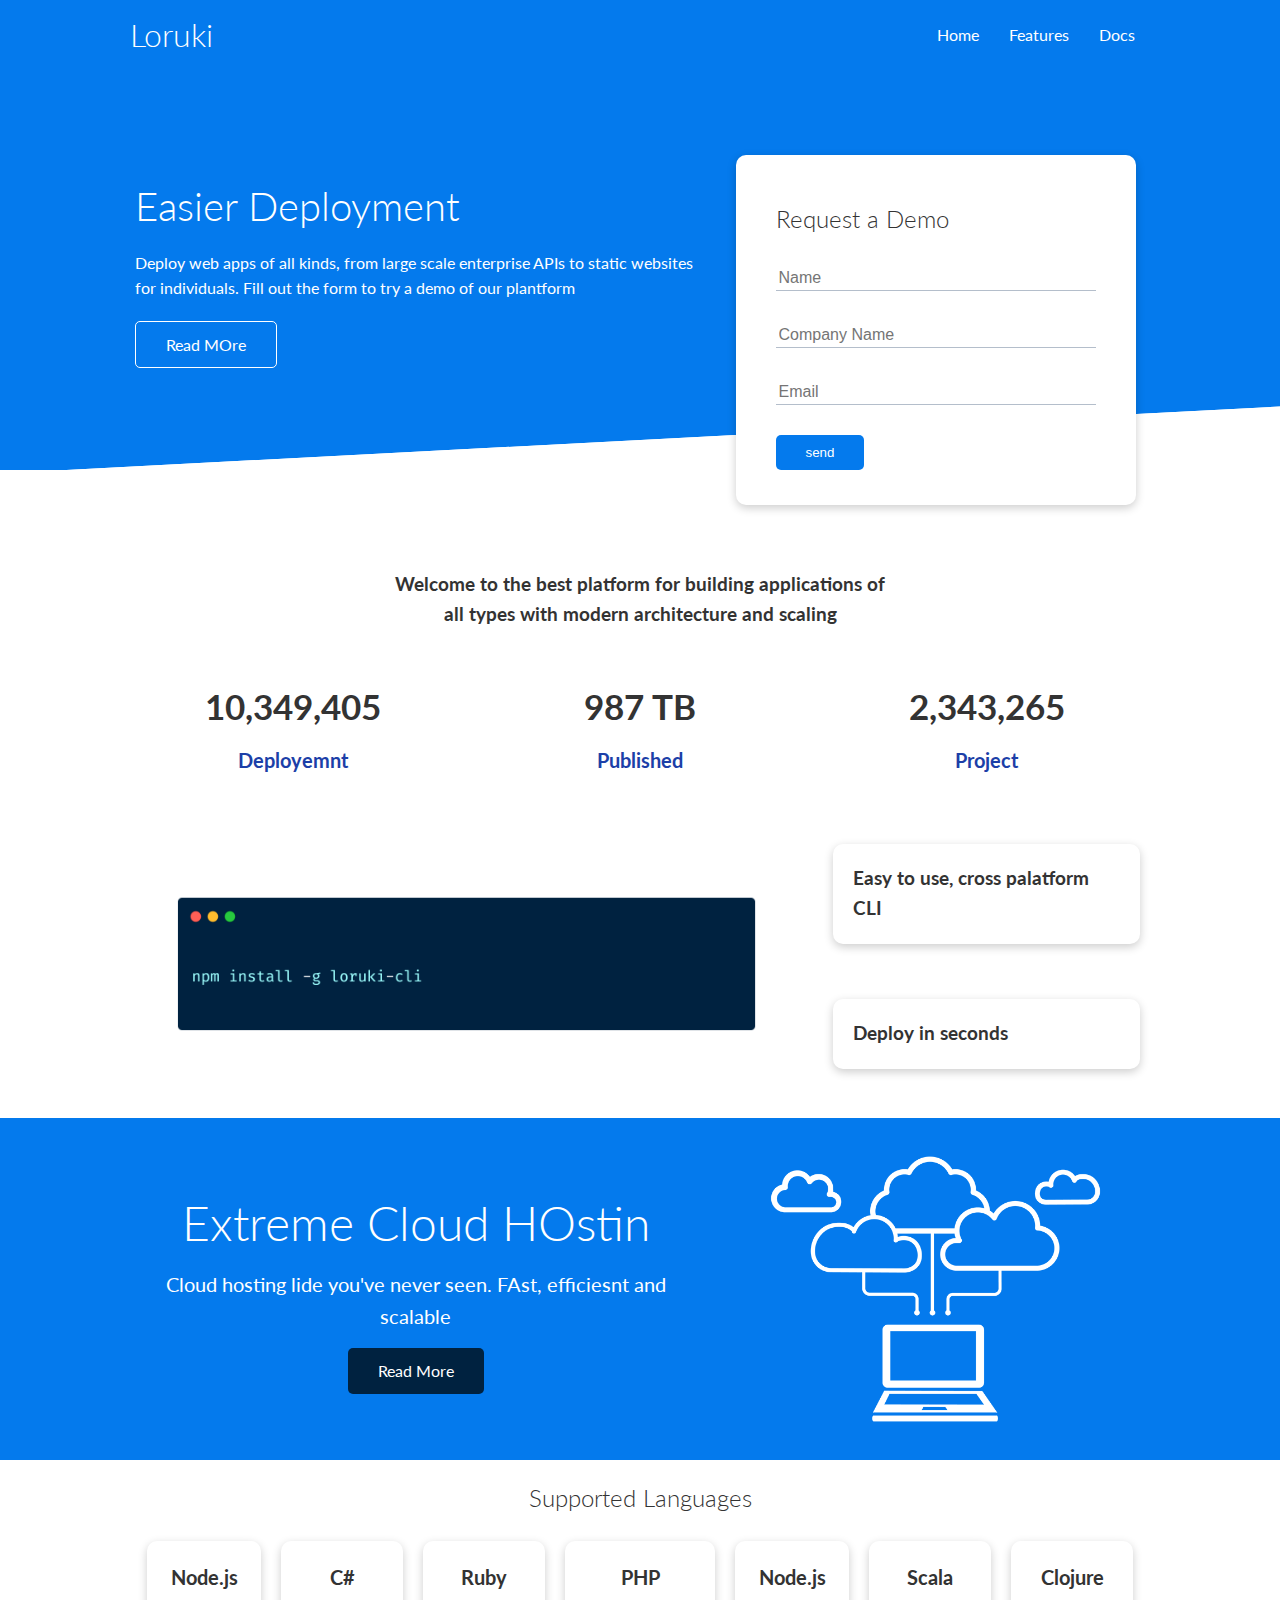
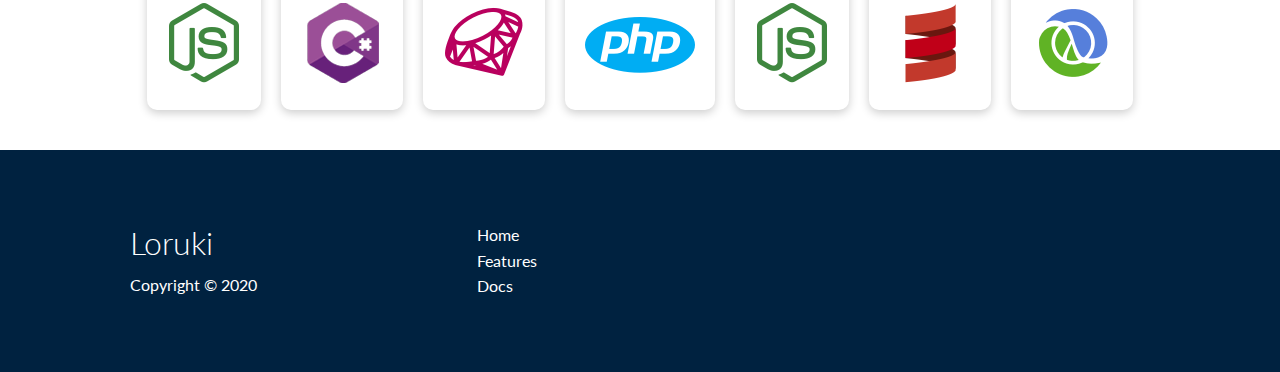
<file: index.html>
<!DOCTYPE html>
<html lang="en">
<head>
    <meta charset="UTF-8">
    <meta name="viewport" content="width=device-width, initial-scale=1.0">

    <!-- Font awesome -->
    <link rel="stylesheet" href="https://cdnjs.cloudflare.com/ajax/libs/font-awesome/6.2.1/css/all.min.css" integrity="sha512-MV7K8+y+gLIBoVD59lQIYicR65iaqukzvf/nwasF0nqhPay5w/9lJmVM2hMDcnK1OnMGCdVK+iQrJ7lzPJQd1w==" crossorigin="anonymous" referrerpolicy="no-referrer" />

    <!-- css -->
    <link rel="stylesheet" href="css/utilities.css">
    <link rel="stylesheet" href="css/style.css">

    <title>Loruki | Cloud hosting for everyone</title>
</head>
<body>
    <!-- Navbar -->
    <div class="navbar">
        <div class="container flex">
            <h1 class="logo">Loruki</h1>
            <nav>
                <ul>
                    <li><a href="index.html">Home</a></li>
                    <li><a href="features.html">Features</a></li>
                    <li><a href="docs.html">Docs</a></li>
                </ul>
            </nav>
        </div>
    </div>

    <!-- Showcase-->
    <section class="showcase">
        <div class="container grid">
            <div class="showcase-text">
                <h1>Easier Deployment</h1>
                <p>Deploy web apps of all kinds, from large scale enterprise APIs to static websites for individuals. Fill out the form to try a demo of our plantform</p>
                <a href="features.html" class="btn btn-outline">Read MOre</a>
            </div>
            <div class="showcase-form card">
                <h2>Request a Demo</h2>
                <form >
                    <div class="form-control">
                        <input type="text" name="name" placeholder="Name" required>
                    </div>
                    <div class="form-control">
                        <input type="text" name="company" placeholder="Company Name" required>
                    </div>
                    <div class="form-control">
                        <input type="email" name="email" placeholder="Email" required>
                    </div>
                    <input type="submit" value="send" class="btn btn-primary">
                </form> 
            </div>
        </div>
    </section>

    <!-- Stats-->
    <section class="stats">
        <div class="container">
            <h3 class="stats-heading text-center my-1">
                Welcome to the best platform for building applications of all types with modern architecture and scaling
            </h3>
           
           <div  class="grid grid-3 text-center my-4">
                <div>
                    <i class="fa-sharp fa-solid fa-server fa-3x"></i>
                    <h3>10,349,405</h3>
                    <p class="text-secondary">Deployemnt</p>
                </div>
                <div>
                    <i class="fa-sharp fa-solid fa-upload  fa-3x"></i>
                    <h3>987 TB</h3>
                    <p class="text-secondary">Published</p>
                </div>
                <div>
                    <i class="fa-sharp fa-solid fa-diagram-project fa-3x"></i>
                    <h3>2,343,265</h3>
                    <p class="text-secondary">Project</p>
                </div>
           </div>
        </div>
    </section>
    <!--Cli-->

    <section class="cli">
        <div class="container grid">
            <img src="images/cli.png" alt="">
            <div class="card">
                <h3>Easy to use, cross palatform CLI</h3>
            </div>
            <div class="card">
                <h3>Deploy in seconds</h3>
            </div>
        </div>
    </section>

     <!-- Cloud-->
     <section class="cloud bg-primary my-2 py-2">
        <div class="container grid">
            <div class="text-center">
                <h2 class="lg">Extreme Cloud HOstin</h2>
                <p class="lead my-1">Cloud hosting lide you've never seen. FAst, efficiesnt and scalable</p>
                <a href="features.html" class="btn btn-dark">Read More</a>
            </div>
            <img src="images/cloud.png" alt="">
        </div>
    </section>

    <!--Languages-->
    <section class="languages">
        <h2 class="md text-center myp2">
            Supported Languages
        </h2>
        <div class="container flex">
            <div class="card">
                <h4>Node.js</h4>
                <img src="images/logo/node.png" alt="">
            </div>
            <div class="card">
                <h4>C#</h4>
                <img src="images/logo/csharp.png" alt="">
            </div>
            <div class="card">
                <h4>Ruby</h4>
                <img src="images/logo/ruby.png" alt="">
            </div>
            <div class="card">
                <h4>PHP</h4>
                <img src="images/logo/php.png" alt="">
            </div>
            <div class="card">
                <h4>Node.js</h4>
                <img src="images/logo/node.png" alt="">
            </div>
            <div class="card">
                <h4>Scala</h4>
                <img src="images/logo/scala.png" alt="">
            </div>
            <div class="card">
                <h4>Clojure</h4>
                <img src="images/logo/clojure.png" alt="">
            </div>
        </div>
    </section>

    <!--Footer-->

    <footer class="footer bg-dark py-5">
        <div class="container grid grid-3">
            <div>
                <h1>Loruki</h1>
                <p>Copyright &copy; 2020</p>
            </div>
            
            <nav>
                <ul>
                    <li><a href="index.html">Home</a></li>
                    <li><a href="features.html">Features</a></li>
                    <li><a href="docs.html">Docs</a></li>
                </ul>
            </nav>
            <div class="social">
                <a href="#"><i class="fa-brands fa-github fa-2x"></i></a>
                <a href="#"><i class="fa-brands fa-facebook fa-2x"></i></a>
                <a href="#"><i class="fa-brands fa-instagram fa-2x"></i></a>
                <a href="#"><i class="fa-brands fa-twitter fa-2x"></i></a>
            </div>
        </div>
    </footer>

</body>
</html>
</file>
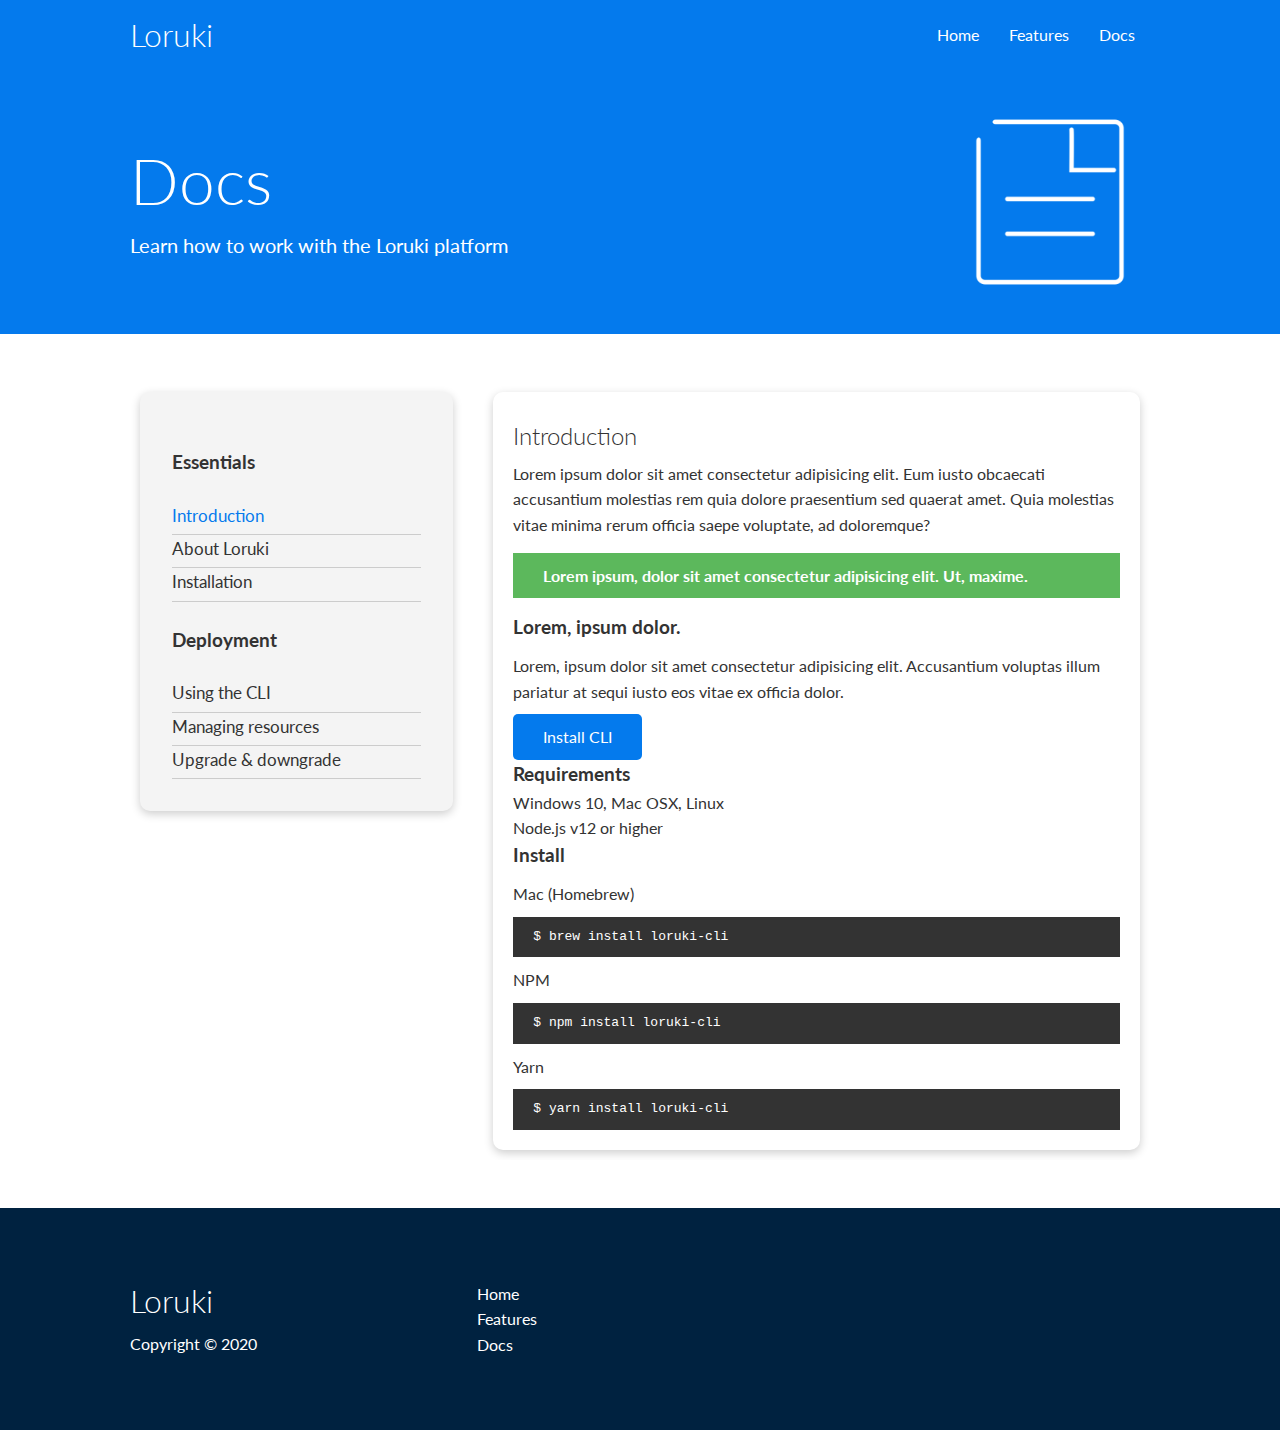
<file: docs.html>
<!DOCTYPE html>
<html lang="en">
<head>
    <meta charset="UTF-8">
    <meta http-equiv="X-UA-Compatible" content="IE=edge">
    <meta name="viewport" content="width=device-width, initial-scale=1.0">

    <!-- Font awesome -->
    <link rel="stylesheet" href="https://cdnjs.cloudflare.com/ajax/libs/font-awesome/6.2.1/css/all.min.css" integrity="sha512-MV7K8+y+gLIBoVD59lQIYicR65iaqukzvf/nwasF0nqhPay5w/9lJmVM2hMDcnK1OnMGCdVK+iQrJ7lzPJQd1w==" crossorigin="anonymous" referrerpolicy="no-referrer" />

    <!-- css -->
    <link rel="stylesheet" href="css/utilities.css">
    <link rel="stylesheet" href="css/style.css">
    <title>Loruki | Cloud hosting for everyone</title>
</head>
<body>
    <!-- Navbar -->
    <div class="navbar">
        <div class="container flex">
            <h1 class="logo">Loruki</h1>
            <nav>
                <ul>
                    <li><a href="index.html">Home</a></li>
                    <li><a href="features.html">Features</a></li>
                    <li><a href="docs.html">Docs</a></li>
                </ul>
            </nav>
        </div>
    </div>

    <!-- Head -->
    <section class="docs-head bg-primary py-3">
        <div class="container grid">
            <div>
                <h1 class="xl">Docs</h1>
                <p class="lead">
                    Learn how to work with the Loruki platform
                </p>
            </div>
            <img src="images/docs.png" alt="">
        </div>
    </section>
   
    <!-- Docs main -->
    <section class="docs-main my-4">
        <div class="container grid">
            <div class="card bg-light p-3">
                <h3 class="my-2">
                    Essentials
                </h3>
                <nav>
                    <ul>
                        <li><a class="text-primary" href="#">Introduction</a></li>
                        <li><a href="#">About Loruki</a></li>
                        <li><a href="#">Installation</a></li>
                    </ul>
                </nav>
                <h3 class="my-2">
                    Deployment
                </h3>
                <nav>
                    <ul>
                        <li><a href="#">Using the CLI</a></li>
                        <li><a href="#">Managing resources</a></li>
                        <li><a href="#">Upgrade & downgrade</a></li>
                    </ul>
                </nav>
            </div>
            <div class="card">
                <h2>Introduction</h2>
                <p>
                Lorem ipsum dolor sit amet consectetur adipisicing elit. Eum iusto obcaecati accusantium molestias rem quia dolore praesentium sed quaerat amet. Quia molestias vitae minima rerum officia saepe voluptate, ad doloremque?
                </p>
                <div class="alert alert-success">
                    <i class="fas fa-info"></i>Lorem ipsum, dolor sit amet consectetur adipisicing elit. Ut, maxime.
                </div>
                <h3>Lorem, ipsum dolor.</h3>
                <p>Lorem, ipsum dolor sit amet consectetur adipisicing elit. Accusantium voluptas illum pariatur at sequi iusto eos vitae ex officia dolor.</p>
                <a href="" class="btn btn-primary">Install CLI</a>

                <h3>Requirements</h3>
                <ul>
                    <li>Windows 10, Mac OSX, Linux</li>
                    <li>Node.js v12 or higher</li>
                </ul>
                <h3>Install</h3>
                <p>Mac (Homebrew)</p>
                <pre><code>$ brew install loruki-cli</code></pre>
                <p>NPM</p>
                <pre><code>$ npm install loruki-cli</code></pre>
                <p>Yarn</p>
                <pre><code>$ yarn install loruki-cli</code></pre>
            </div>
        </div>
    </section>
   
    <!--Footer-->

    <footer class="footer bg-dark py-5">
        <div class="container grid grid-3">
            <div>
                <h1>Loruki</h1>
                <p>Copyright &copy; 2020</p>
            </div>
            
            <nav>
                <ul>
                    <li><a href="index.html">Home</a></li>
                    <li><a href="features.html">Features</a></li>
                    <li><a href="docs.html">Docs</a></li>
                </ul>
            </nav>
            <div class="social">
                <a href="#"><i class="fa-brands fa-github fa-2x"></i></a>
                <a href="#"><i class="fa-brands fa-facebook fa-2x"></i></a>
                <a href="#"><i class="fa-brands fa-instagram fa-2x"></i></a>
                <a href="#"><i class="fa-brands fa-twitter fa-2x"></i></a>
            </div>
        </div>
    </footer>
</body>
</html>
</file>
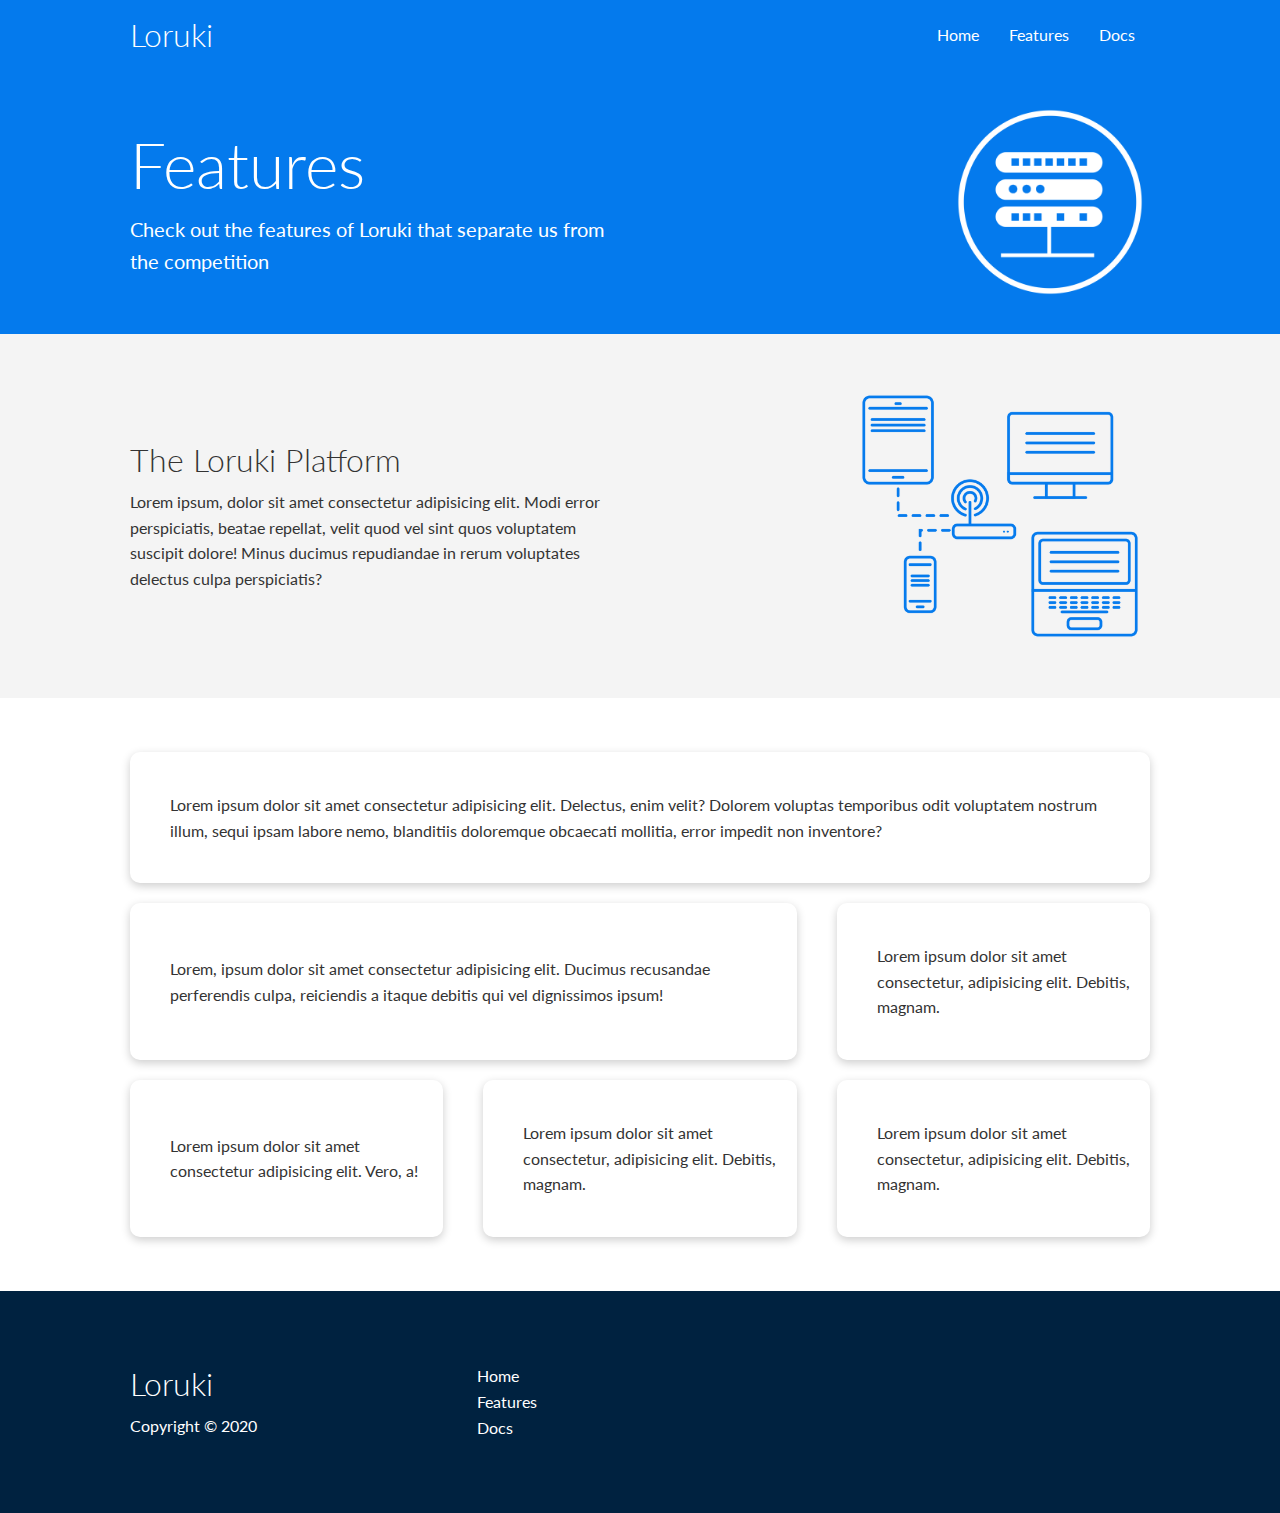
<file: features.html>
<!DOCTYPE html>
<html lang="en">
<head>
    <meta charset="UTF-8">
    <meta http-equiv="X-UA-Compatible" content="IE=edge">
    <meta name="viewport" content="width=device-width, initial-scale=1.0">

    <!-- Font awesome -->
    <link rel="stylesheet" href="https://cdnjs.cloudflare.com/ajax/libs/font-awesome/6.2.1/css/all.min.css" integrity="sha512-MV7K8+y+gLIBoVD59lQIYicR65iaqukzvf/nwasF0nqhPay5w/9lJmVM2hMDcnK1OnMGCdVK+iQrJ7lzPJQd1w==" crossorigin="anonymous" referrerpolicy="no-referrer" />

    <!-- css -->
    <link rel="stylesheet" href="css/utilities.css">
    <link rel="stylesheet" href="css/style.css">
    <title>Loruki | Cloud hosting for everyone</title>
</head>
<body>
    <!-- Navbar -->
    <div class="navbar">
        <div class="container flex">
            <h1 class="logo">Loruki</h1>
            <nav>
                <ul>
                    <li><a href="index.html">Home</a></li>
                    <li><a href="features.html">Features</a></li>
                    <li><a href="docs.html">Docs</a></li>
                </ul>
            </nav>
        </div>
    </div>

    <!-- Head -->
    <section class="features-head bg-primary py-3">
        <div class="container grid">
            <div>
                <h1 class="xl">Features</h1>
                <p class="lead">Check out the features of Loruki that separate us from the competition</p>
            </div>
            <img src="images/server.png" alt="">
        </div>
    </section>
   
    <!--Sub head-->

    <section class="features-sub-head bg-light py-3">
        <div class="container grid ">
            <div>
                <h1 class="md">The Loruki Platform</h1>
                <p>
                    Lorem ipsum, dolor sit amet consectetur adipisicing elit. Modi error perspiciatis, beatae repellat, velit quod vel sint quos voluptatem suscipit dolore! Minus ducimus repudiandae in rerum voluptates delectus culpa perspiciatis?
                </p>
            </div>
            <img src="images/server2.png" alt="">
        </div>
    </section>

    <section class="features-main my-2">
        <div class="container grid grid-3">
            <div class="card flex">
                <i class="fas fa-server fa-3x"></i>
                <p>Lorem ipsum dolor sit amet consectetur adipisicing elit. Delectus, enim velit? Dolorem voluptas temporibus odit voluptatem nostrum illum, sequi ipsam labore nemo, blanditiis doloremque obcaecati mollitia, error impedit non inventore?</p>
            </div>
            <div class="card flex">
                <i class="fas fa-network-wired fa-3x"></i>
                <p> Lorem, ipsum dolor sit amet consectetur adipisicing elit. Ducimus
                    recusandae perferendis culpa, reiciendis a itaque debitis qui vel
                    dignissimos ipsum!</p>
            </div>
            <div class="card flex">
                <i class="fas fa-laptop-code fa-3x"></i>
                <p> Lorem ipsum dolor sit amet consectetur, adipisicing elit. Debitis,
                    magnam.</p>
            </div>
            <div class="card flex">
                <i class="fas fa-database fa-3x"></i>
                <p> Lorem ipsum dolor sit amet consectetur adipisicing elit. Vero, a!</p>
            </div>
            <div class="card flex">
                <i class="fas fa-power-off fa-3x"></i>
                <p> Lorem ipsum dolor sit amet consectetur, adipisicing elit. Debitis,
                    magnam.</p>
            </div>
            <div class="card flex">
                <i class="fas fa-upload fa-3x"></i>
                <p>Lorem ipsum dolor sit amet consectetur, adipisicing elit. Debitis,
                    magnam.</p>
            </div>
        </div>
    </section>
   
    <!--Footer-->

    <footer class="footer bg-dark py-5">
        <div class="container grid grid-3">
            <div>
                <h1>Loruki</h1>
                <p>Copyright &copy; 2020</p>
            </div>
            
            <nav>
                <ul>
                    <li><a href="index.html">Home</a></li>
                    <li><a href="features.html">Features</a></li>
                    <li><a href="docs.html">Docs</a></li>
                </ul>
            </nav>
            <div class="social">
                <a href="#"><i class="fa-brands fa-github fa-2x"></i></a>
                <a href="#"><i class="fa-brands fa-facebook fa-2x"></i></a>
                <a href="#"><i class="fa-brands fa-instagram fa-2x"></i></a>
                <a href="#"><i class="fa-brands fa-twitter fa-2x"></i></a>
            </div>
        </div>
    </footer>
</body>
</html>
</file>
<file: css/utilities.css>
.container {
    max-width: 1100px;
    margin: 0 auto;
    overflow: auto;
    padding: 0 40px;
}

.card{
    background-color: #fff;
    color: #333;
    border-radius: 10px;
    box-shadow: 0 3px 10px rgba(0, 0, 0, 0.2);
    padding: 20px;
    margin: 10px;
}

.btn {
    display: inline-block;
    padding: 10px 30px;
    cursor: pointer;
    background: var(--primary-color);
    color: #fff;
    border: none;
    border-radius: 5px;
}

.btn-outline {
    background-color: transparent;
    border: 1px #fff solid;
}

.btn:hover {
    transform: scale(0.98);
}

/*backgroun & colored buttons*/

.bg-primary ,
.btn-primary {
    background-color: var(--primary-color);
    color: #fff;
}
.bg-secondary ,
.btn-secondary {
    background-color: var(--secondary-color);
    color: #fff;
}
.bg-dark ,
.btn-dark {
    background-color: var(--dark-color);
    color: #fff;
}
.bg-light ,
.btn-light {
    background-color: var(--light-color);
    color: #333;
}

.bg-primary a ,
.btn-primary a,
.bg-secondary a,
.btn-secondary a,
.bg-dark a,
.btn-dark a{
    color: white;
}

/* text-color */
.text-primary {
    color: var(--primary-color);
   
}
.text-secondary {
    color: var(--secondary-color);
   
}
.text-dark {
    color: var(--dark-color);
   
}
.text-light {
    color: var(--light-color);
}

/*text-sizes*/
.lead {
    font-size: 20px;
}
.sm{
    font-size: 1rem;
}

.md {
    font: size 2rem;
}

.lg {
    font-size: 3rem;
}

.xl{
    font-size: 4rem;
}



.text-center {
    text-align: center;
}

/* Alert */
.alert {
    background-color: var(--light-color);
    padding: 10px 20px;
    font-weight: bold;
    margin: 15px 0;
}

.alert i {
    margin-right: 10px;
}

.alert-success {
    background-color: var(--success-color);
    color: #fff;
}

.alert-error{
    background-color: var(--success-color);
    color: #fff;
}
.flex {
    display: flex;
    justify-content: center;
    align-items: center;
    height: 100%;
}

.grid{
    display: grid;
    grid-template-columns: repeat(2, 1fr);
    gap: 20px;
    justify-content: center;
    align-items: center;
    height: 100%;
}

.grid-3 {
    grid-template-columns: repeat(3, 1fr);
}


/* margin */

.my-1 {
    margin: 1rem 0;
}

.my-2 {
    margin: 1.5rem 0;
}

.my-3 {
    margin: 2rem 0;
}

.my-4 {
    margin: 3rem 0;
}

.my-5 {
    margin: 4rem 0;
}

.m-1 {
    margin: 1rem;
}

.m-2 {
    margin: 1.5rem;
}

.m-3 {
    margin: 2rem;
}

.m-4 {
    margin: 3rem;
}

.m-5 {
    margin: 4rem;
}

/* padding */

.py-1 {
    padding: 1rem;
}

.py-2 {
    padding: 1.5rem;
}

.py-3 {
    padding: 2rem;
}

.py-4 {
    padding: 3rem;
}

.py-5 {
    padding: 4rem;
}

.py-1 {
    padding: 1rem;
}

.p-2 {
    padding: 1.5rem;
}

.p-3 {
    padding: 2rem;
}

.p-4 {
    padding: 3rem;
}

.p-5 {
    padding: 4rem;
}
</file>
<file: css/style.css>
@import url('https://fonts.googleapis.com/css2?family=Lato:wght@300&display=swap');

:root{
    --primary-color: #047aed;
    --secondary-color: #1c3fa8;
    --dark-color:#002240;
    --light-color:#f4f4f4;
    --success-color:#5cb85c;
    --error-color:#d9534f;
}

*{
    margin: 0;
    padding: 0;
    box-sizing: border-box;
}

body{
    font-family: 'Lato', sans-serif;
    color: #333;
    line-height: 1.6;
}


ul{
    list-style-type: none;
}

a{
    text-decoration: none;
    color: #333;
}

h1,
h2 {
    font-weight: 300;
    line-height: 1.2;
    margin: 10px 0;
}

p {
    margin: 10px 0;
}

img{
    width: 100%;
}

code, pre {
    background: #333;
    color: #fff;
    padding: 10px;
}
/*  Navbar  */
.navbar{
    background-color: var(--primary-color);
    color: #fff;
    height: 70px;
}

.navbar ul {
    display: flex;
}

.navbar a {
    color:#fff;
    padding: 10px;
    margin: 0 5px;
}

.navbar a:hover {
    border-bottom: 2px #fff solid;
}

.navbar .flex {
    justify-content: space-between;
}
/*  showcase  */

.showcase {
    height: 400px;
    background-color: var(--primary-color);
    color: #fff;
    position: relative;
}

.showcase h1 {
    font-size: 40px;
}

.showcase p {
    margin: 20px 0;
}

.showcase .grid{
    overflow: visible;
    grid-template-columns: 55% auto;
    gap: 30px;
}

.showcase-text {
    animation: slideInFromLeft 1s ease-in;
}


.showcase-form {
    position:relative;
    top: 60px;
    height: 350px;
    width: 400px;
    padding: 40px;
    z-index: 100;
    justify-self: flex-end;
    animation: slideInFromRight 1s ease-in;
}

.showcase-form .form-control {
    margin: 30px 0;
}

.showcase-form input[type='text'],
.showcase-form input[type='email']{
    border: 0;
    border-bottom: 1px solid #b4becb;
    width: 100%;
    padding: 3px;
    font-size: 16px;
}

.showcase-form input:focus{
    outline: none;
}

.showcase::before,
.showcase::after {
    content: '';
    position: absolute;
    height: 100px;
    bottom: -70px;
    right: 0;
    left: 0;
    background: #fff;
    transform: skewY(-3deg);
    --webkit-transform: skewY(-3deg);
    --moz-transform: skewY(-3deg);
    --ms-transform: skewY(-3deg);
}


/*-- stats --*/

.stats {
    padding-top: 100px;
    animation: slideInFromBottom 1s ease-in;
}

.stats-heading {
    max-width: 500px;
    margin: auto;
}

.stats .grid h3 {
    font-size: 35px;
}

.stats .grid p {
    font-size: 20px;
    font-weight: bold;
}

/* Cli */
.cli .grid {
    grid-template-columns: repeat(3, 1fr);
    grid-template-rows: repeat(2, 1fr);
}

.cli .grid > *:first-child {
    grid-column: 1/ span 2;
    grid-row: 1/ span 2;
}

/* Cloud*/
.cloud .grid{
    grid-template-columns: 4fr 3fr ;
}

/* languages*/

.languages .flex{
    flex-wrap: wrap;
}

.languages .card {
    text-align: center;
    margin: 18px 10px 40px;
    transition: transform 0.2s ease-in;
}

.languages .card h4 {
    font-size: 20px;
    margin-bottom: 10px;
}

.languages .card:hover{
    transform: translateY(-15px);
}

/*Features*/
.features-head img , .docs-head img{
    width: 200px;
    justify-self: flex-end;
}

.features-sub-head img{
    width: 300px;
    justify-self: flex-end;
}

.features-main .card > i {
    margin-right: 20px;
}

.features-main .grid{
    padding: 30px;
}

.features-main .grid > *:first-child {
    grid-column: 1/ span 3 ;
}

.features-main .grid > *:nth-child(2) {
    grid-column: 1/ span 2;
}

/*docs*/
.docs-main h3{
    margin: 20px p;
}

.docs-main .grid{
    grid-template-columns: 1fr 2fr;
    align-items: flex-start;
}

.docs-main nav li {
    font-size: 17px;
    padding-bottom: 5px;
    margin-bottom: 5ps;
    border-bottom: 1px #ccc solid;
}

.docs-main a:hover {
    font-weight: bold;
}
/* Footer */

.footer .social a {
    margin: 0 10px;
}

/*Animations*/

@keyframes slideInFromLeft {
    0%{
        transform: translateX(-100%);
    }
    100%{
        transform: translateX(0);
    }
}
@keyframes slideInFromRight {
    0%{
        transform: translateX(100%);
    }
    100%{
        transform: translateX(0);
    }
}
@keyframes slideInFromTop {
    0%{
        transform: translateY(-100%);
    }
    100%{
        transform: translateX(0);
    }
}
@keyframes slideInFromBottom {
    0%{
        transform: translateY(100%);
    }
    100%{
        transform: translateX(0);
    }
}
/*Tablets and under */
@media (max-width:768px) {
    .grid,
    .showcase .grid,
    .stats .grid,
    .cli .grid,
    .cloud .grid,
    .features-main .grid,
    .docs-main .grid {
        grid-template-columns: 1fr;
        grid-template-rows: 1fr;
    }

    .showcase{
        height: auto;
    }

    .showcase-text {
        text-align: center;
        margin-top: 40px;
        animation: slideInFromTop 1s ease-in;
    }

    .showcase-form{
        justify-self: center;
        margin: auto;
        animation: slideInFromBottom 1s ease-in;
    }

    .cli .grid > *:first-child {
        grid-column: 1;
        grid-row: 1;
    }
    .features-head,
    .features-sub-head,
    .docs-head {
        text-align: center;
    }
    .features-head img,
    .features-sub-head img,
    .docs-head img{
        justify-self: center;
    }
    .features-main .grid > *:first-child,
    .features-main .grid > *:nth-child(2) {
        grid-column: 1;
    }
}


/*mobile*/
@media (max-width:500px) {
    .navbar {
        height: 110px;
    }

    .navbar .flex {
        flex-direction: column;
    }

    .navbar ul {
        padding: 10px;
        background-color: rgba(0, 0, 0, 0.1);
    }
}
</file>
